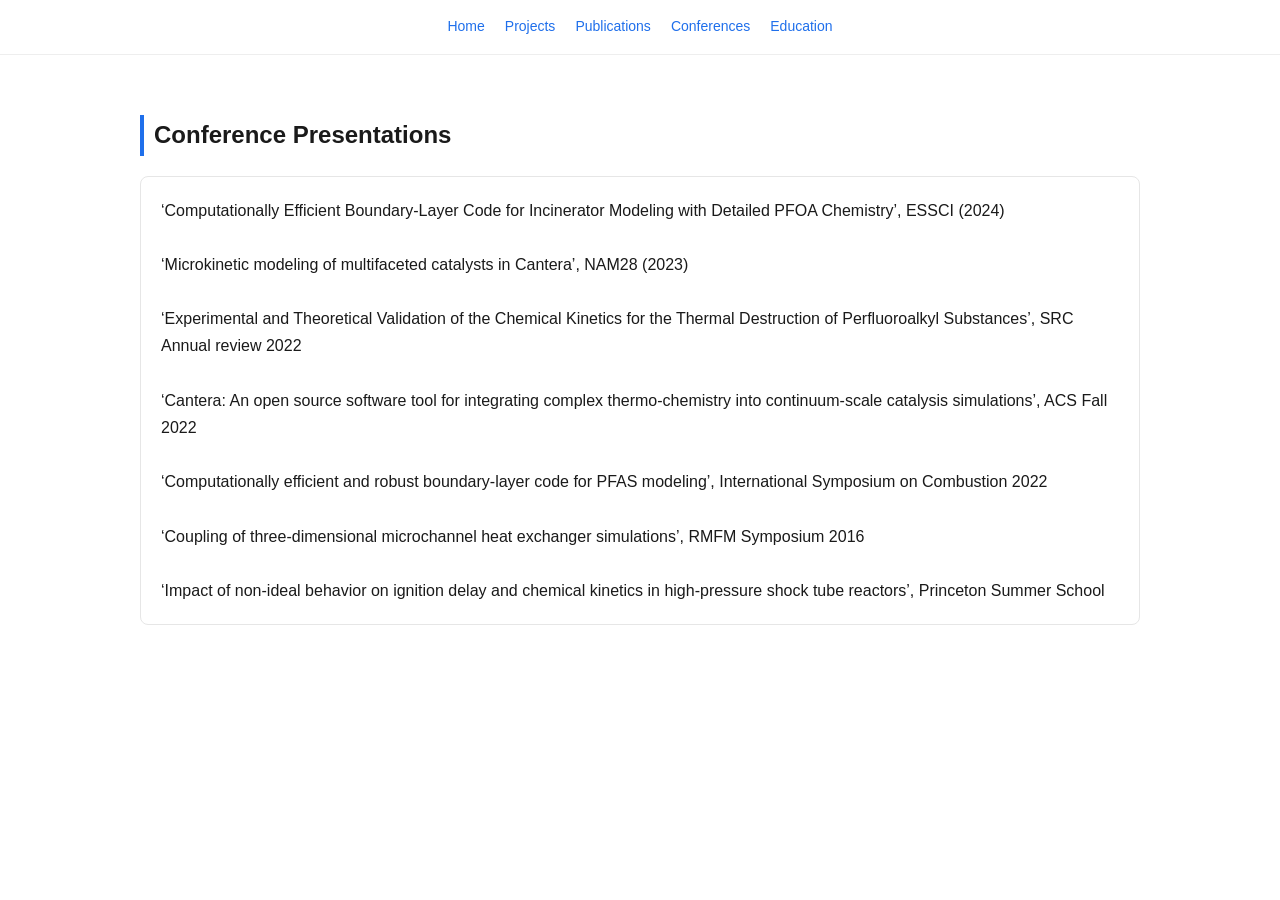
<file: conferences.html>
<!DOCTYPE html>
<html>
<head>
<title>Conferences</title>
<link rel="stylesheet" href="style.css">
</head>

<body>

<div class="navbar">
  <a href="index.html">Home</a>
  <a href="projects.html">Projects</a>
  <a href="publications.html">Publications</a>
  <a href="conferences.html">Conferences</a>
  <a href="education.html">Education</a>
</div>

<div class="container">

<h2>Conference Presentations</h2>

<div class="card">

‘Computationally Efficient Boundary-Layer Code for Incinerator Modeling with Detailed PFOA Chemistry’, ESSCI (2024)<br><br>

‘Microkinetic modeling of multifaceted catalysts in Cantera’, NAM28 (2023)<br><br>

‘Experimental and Theoretical Validation of the Chemical Kinetics for the Thermal Destruction of Perfluoroalkyl Substances’, SRC Annual review 2022<br><br>

‘Cantera: An open source software tool for integrating complex thermo-chemistry into continuum-scale catalysis simulations’, ACS Fall 2022<br><br>

‘Computationally efficient and robust boundary-layer code for PFAS modeling’, International Symposium on Combustion 2022<br><br>

‘Coupling of three-dimensional microchannel heat exchanger simulations’, RMFM Symposium 2016<br><br>

‘Impact of non-ideal behavior on ignition delay and chemical kinetics in high-pressure shock tube reactors’, Princeton Summer School

</div>

</div>

</body>
</html>
</file>
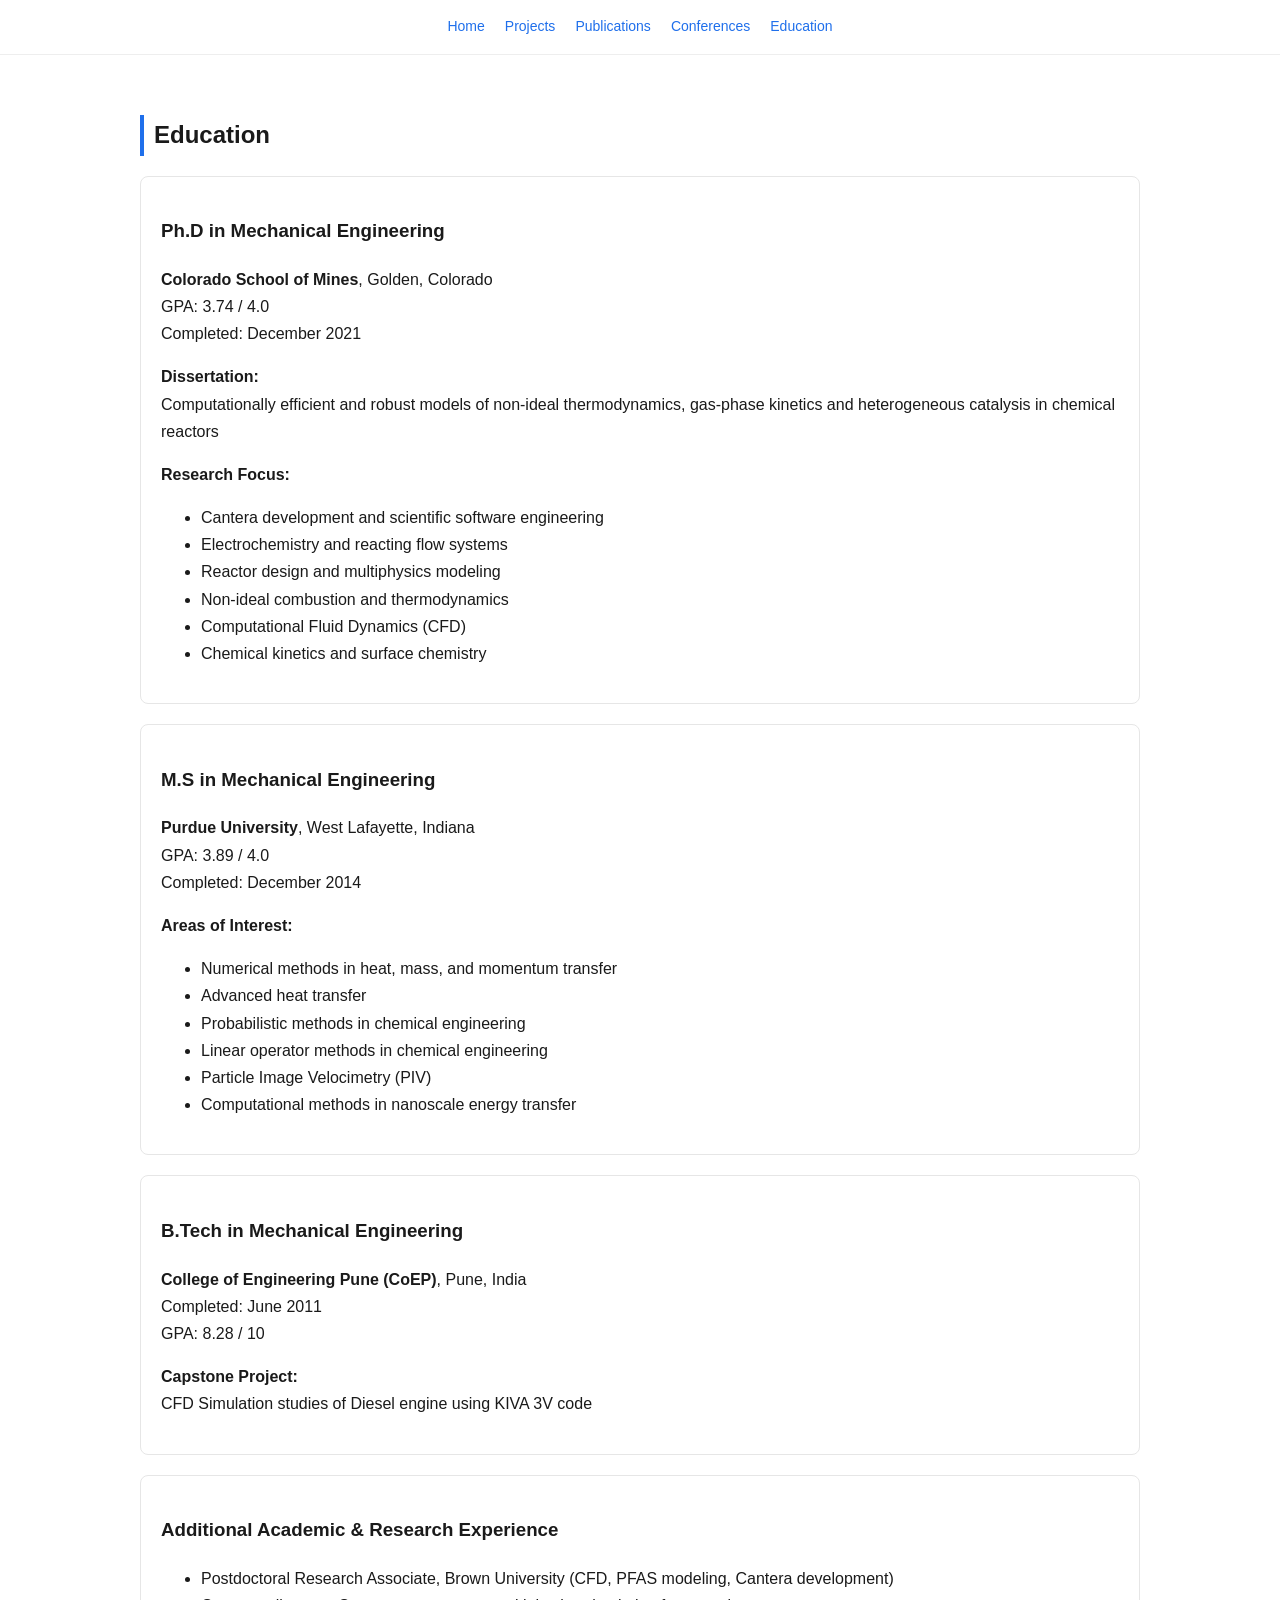
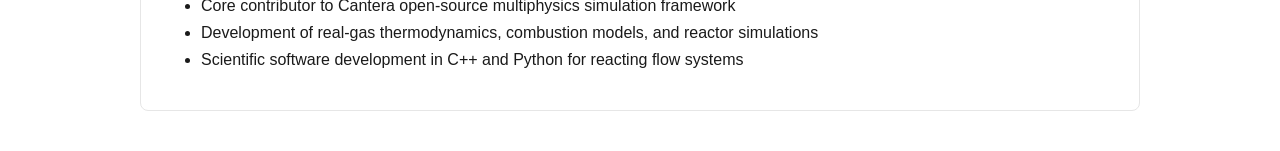
<file: education.html>
<!DOCTYPE html>
<html>
<head>
<title>Education</title>
<link rel="stylesheet" href="style.css">
</head>

<body>

<div class="navbar">
  <a href="index.html">Home</a>
  <a href="projects.html">Projects</a>
  <a href="publications.html">Publications</a>
  <a href="conferences.html">Conferences</a>
  <a href="education.html">Education</a>
</div>

<div class="container">

<h2>Education</h2>

<!-- PHD -->
<div class="card">
<h3>Ph.D in Mechanical Engineering</h3>
<p><b>Colorado School of Mines</b>, Golden, Colorado<br>
GPA: 3.74 / 4.0<br>
Completed: December 2021</p>

<p><b>Dissertation:</b><br>
Computationally efficient and robust models of non-ideal thermodynamics, gas-phase kinetics and heterogeneous catalysis in chemical reactors</p>

<p><b>Research Focus:</b></p>
<ul>
<li>Cantera development and scientific software engineering</li>
<li>Electrochemistry and reacting flow systems</li>
<li>Reactor design and multiphysics modeling</li>
<li>Non-ideal combustion and thermodynamics</li>
<li>Computational Fluid Dynamics (CFD)</li>
<li>Chemical kinetics and surface chemistry</li>
</ul>
</div>

<!-- MS -->
<div class="card">
<h3>M.S in Mechanical Engineering</h3>
<p><b>Purdue University</b>, West Lafayette, Indiana<br>
GPA: 3.89 / 4.0<br>
Completed: December 2014</p>

<p><b>Areas of Interest:</b></p>
<ul>
<li>Numerical methods in heat, mass, and momentum transfer</li>
<li>Advanced heat transfer</li>
<li>Probabilistic methods in chemical engineering</li>
<li>Linear operator methods in chemical engineering</li>
<li>Particle Image Velocimetry (PIV)</li>
<li>Computational methods in nanoscale energy transfer</li>
</ul>
</div>

<!-- BTECH -->
<div class="card">
<h3>B.Tech in Mechanical Engineering</h3>
<p><b>College of Engineering Pune (CoEP)</b>, Pune, India<br>
Completed: June 2011<br>
GPA: 8.28 / 10</p>

<p><b>Capstone Project:</b><br>
CFD Simulation studies of Diesel engine using KIVA 3V code</p>
</div>

<!-- EXPERIENCE SUMMARY (from CV education context) -->
<div class="card">
<h3>Additional Academic & Research Experience</h3>

<ul>
<li>Postdoctoral Research Associate, Brown University (CFD, PFAS modeling, Cantera development)</li>
<li>Core contributor to Cantera open-source multiphysics simulation framework</li>
<li>Development of real-gas thermodynamics, combustion models, and reactor simulations</li>
<li>Scientific software development in C++ and Python for reacting flow systems</li>
</ul>
</div>

</div>

</body>
</html>
</file>
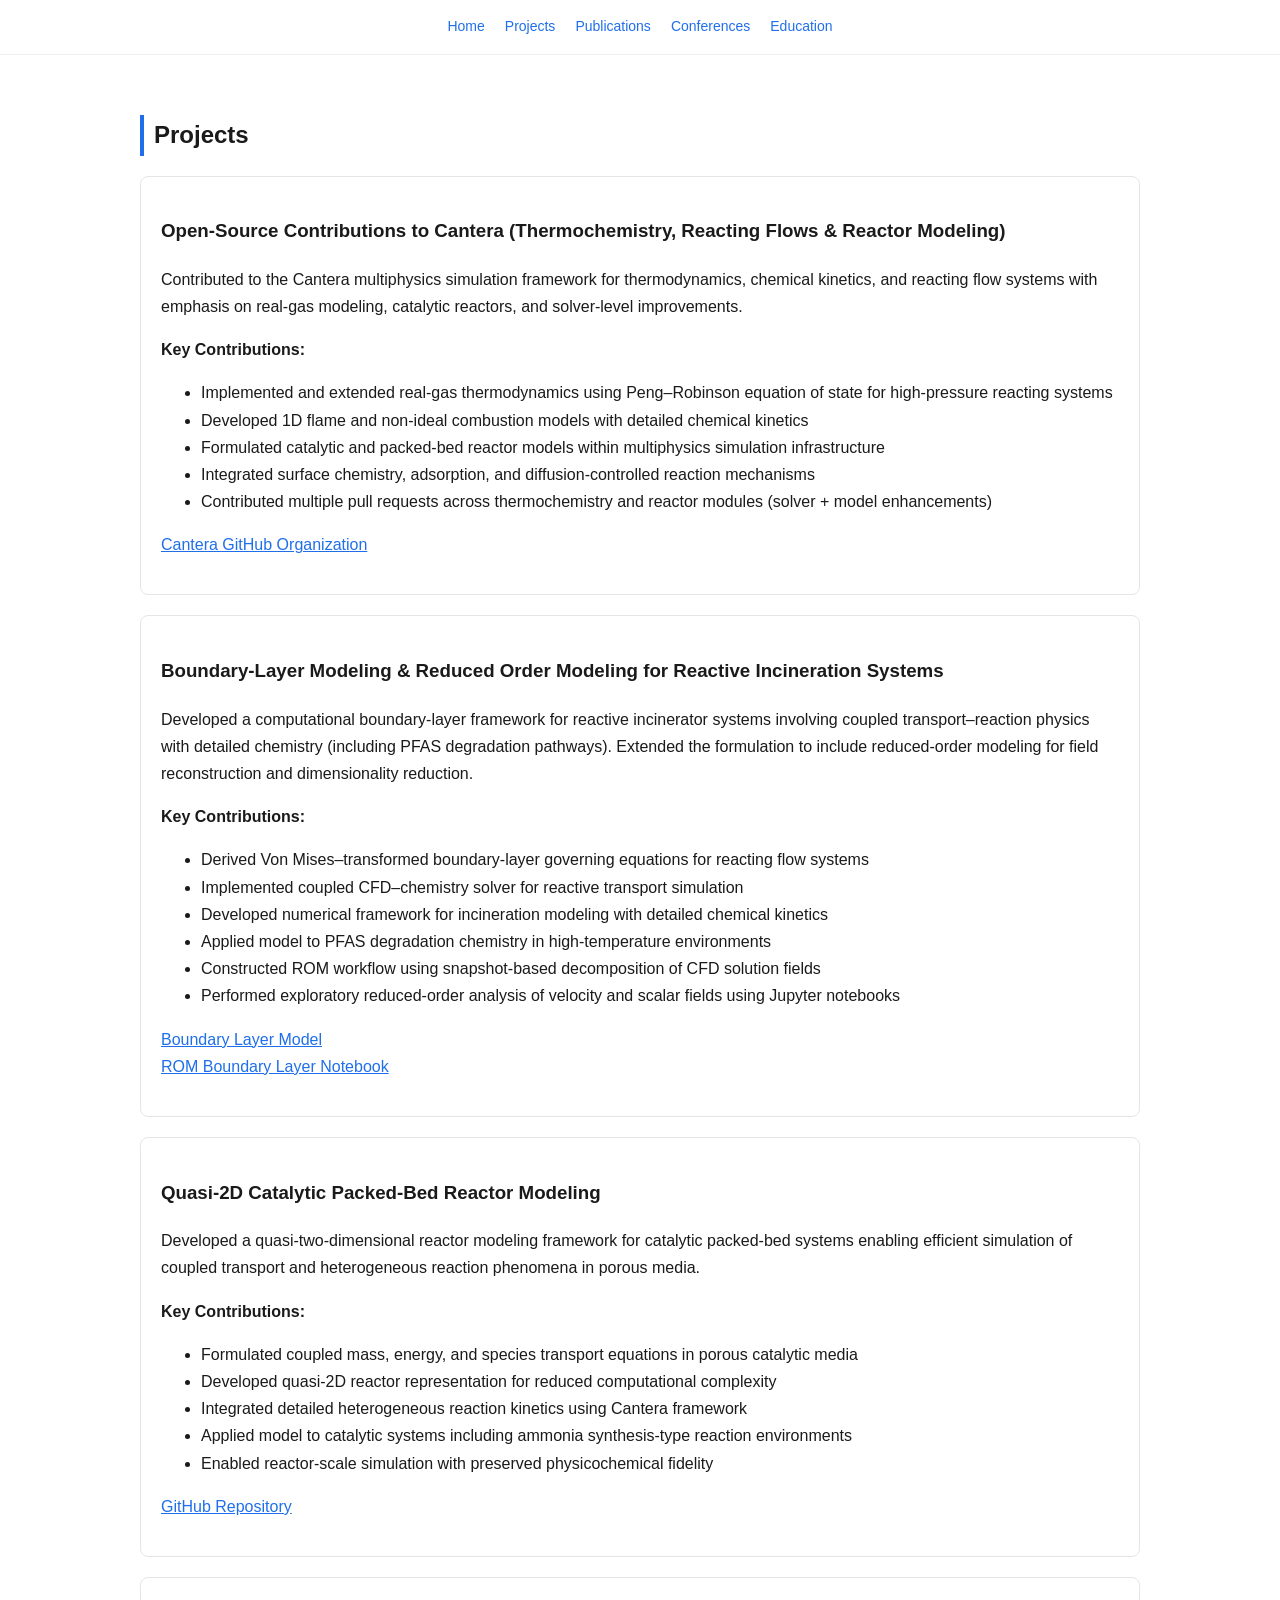
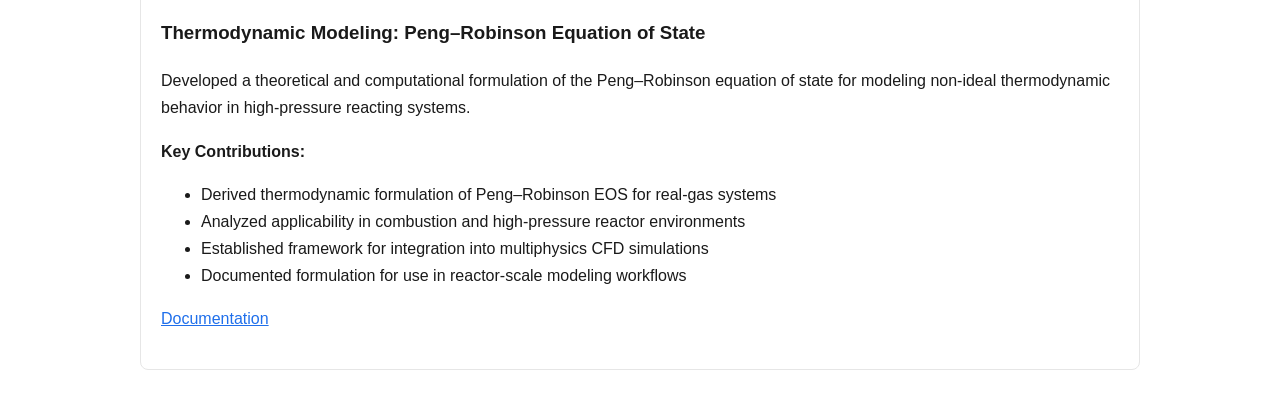
<file: projects.html>
<!DOCTYPE html>
<html>
<head>
<title>Projects</title>
<link rel="stylesheet" href="style.css">
</head>

<!DOCTYPE html>
<html>
<head>
<title>Projects</title>
<link rel="stylesheet" href="style.css">
</head>

<body>

<div class="navbar">
  <a href="index.html">Home</a>
  <a href="projects.html">Projects</a>
  <a href="publications.html">Publications</a>
  <a href="conferences.html">Conferences</a>
  <a href="education.html">Education</a>
</div>

<div class="container">

<h2>Projects</h2>

<!-- CAN TERA -->
<div class="card">
<h3>Open-Source Contributions to Cantera (Thermochemistry, Reacting Flows & Reactor Modeling)</h3>

<p>
Contributed to the Cantera multiphysics simulation framework for thermodynamics, chemical kinetics, and reacting flow systems with emphasis on real-gas modeling, catalytic reactors, and solver-level improvements.
</p>

<p><b>Key Contributions:</b></p>
<ul>
<li>Implemented and extended real-gas thermodynamics using Peng–Robinson equation of state for high-pressure reacting systems</li>
<li>Developed 1D flame and non-ideal combustion models with detailed chemical kinetics</li>
<li>Formulated catalytic and packed-bed reactor models within multiphysics simulation infrastructure</li>
<li>Integrated surface chemistry, adsorption, and diffusion-controlled reaction mechanisms</li>
<li>Contributed multiple pull requests across thermochemistry and reactor modules (solver + model enhancements)</li>
</ul>

<p>
<a href="https://github.com/Cantera" target="_blank">Cantera GitHub Organization</a>
</p>
</div>

<!-- BOUNDARY LAYER + ROM -->
<div class="card">
<h3>Boundary-Layer Modeling & Reduced Order Modeling for Reactive Incineration Systems</h3>

<p>
Developed a computational boundary-layer framework for reactive incinerator systems involving coupled transport–reaction physics with detailed chemistry (including PFAS degradation pathways). Extended the formulation to include reduced-order modeling for field reconstruction and dimensionality reduction.
</p>

<p><b>Key Contributions:</b></p>
<ul>
<li>Derived Von Mises–transformed boundary-layer governing equations for reacting flow systems</li>
<li>Implemented coupled CFD–chemistry solver for reactive transport simulation</li>
<li>Developed numerical framework for incineration modeling with detailed chemical kinetics</li>
<li>Applied model to PFAS degradation chemistry in high-temperature environments</li>
<li>Constructed ROM workflow using snapshot-based decomposition of CFD solution fields</li>
<li>Performed exploratory reduced-order analysis of velocity and scalar fields using Jupyter notebooks</li>
</ul>

<p>
<a href="https://github.com/franklingoldsmith/BoundaryLayerModel" target="_blank">Boundary Layer Model</a><br>
<a href="https://github.com/gkogekar/reduced-order-modeling-examples/tree/main/ROM_BLcode" target="_blank">ROM Boundary Layer Notebook</a>
</p>
</div>

<!-- PACKED BED -->
<div class="card">
<h3>Quasi-2D Catalytic Packed-Bed Reactor Modeling</h3>

<p>
Developed a quasi-two-dimensional reactor modeling framework for catalytic packed-bed systems enabling efficient simulation of coupled transport and heterogeneous reaction phenomena in porous media.
</p>

<p><b>Key Contributions:</b></p>
<ul>
<li>Formulated coupled mass, energy, and species transport equations in porous catalytic media</li>
<li>Developed quasi-2D reactor representation for reduced computational complexity</li>
<li>Integrated detailed heterogeneous reaction kinetics using Cantera framework</li>
<li>Applied model to catalytic systems including ammonia synthesis-type reaction environments</li>
<li>Enabled reactor-scale simulation with preserved physicochemical fidelity</li>
</ul>

<p>
<a href="https://github.com/Cantera/Quasi-2D-packbed" target="_blank">GitHub Repository</a>
</p>
</div>

<!-- EOS -->
<div class="card">
<h3>Thermodynamic Modeling: Peng–Robinson Equation of State</h3>

<p>
Developed a theoretical and computational formulation of the Peng–Robinson equation of state for modeling non-ideal thermodynamic behavior in high-pressure reacting systems.
</p>

<p><b>Key Contributions:</b></p>
<ul>
<li>Derived thermodynamic formulation of Peng–Robinson EOS for real-gas systems</li>
<li>Analyzed applicability in combustion and high-pressure reactor environments</li>
<li>Established framework for integration into multiphysics CFD simulations</li>
<li>Documented formulation for use in reactor-scale modeling workflows</li>
</ul>

<p>
<a href="https://github.com/gkogekar/PengRobinsonEoS_Theory" target="_blank">Documentation</a>
</p>
</div>

</div>

</body>
</html>
</html>
</file>
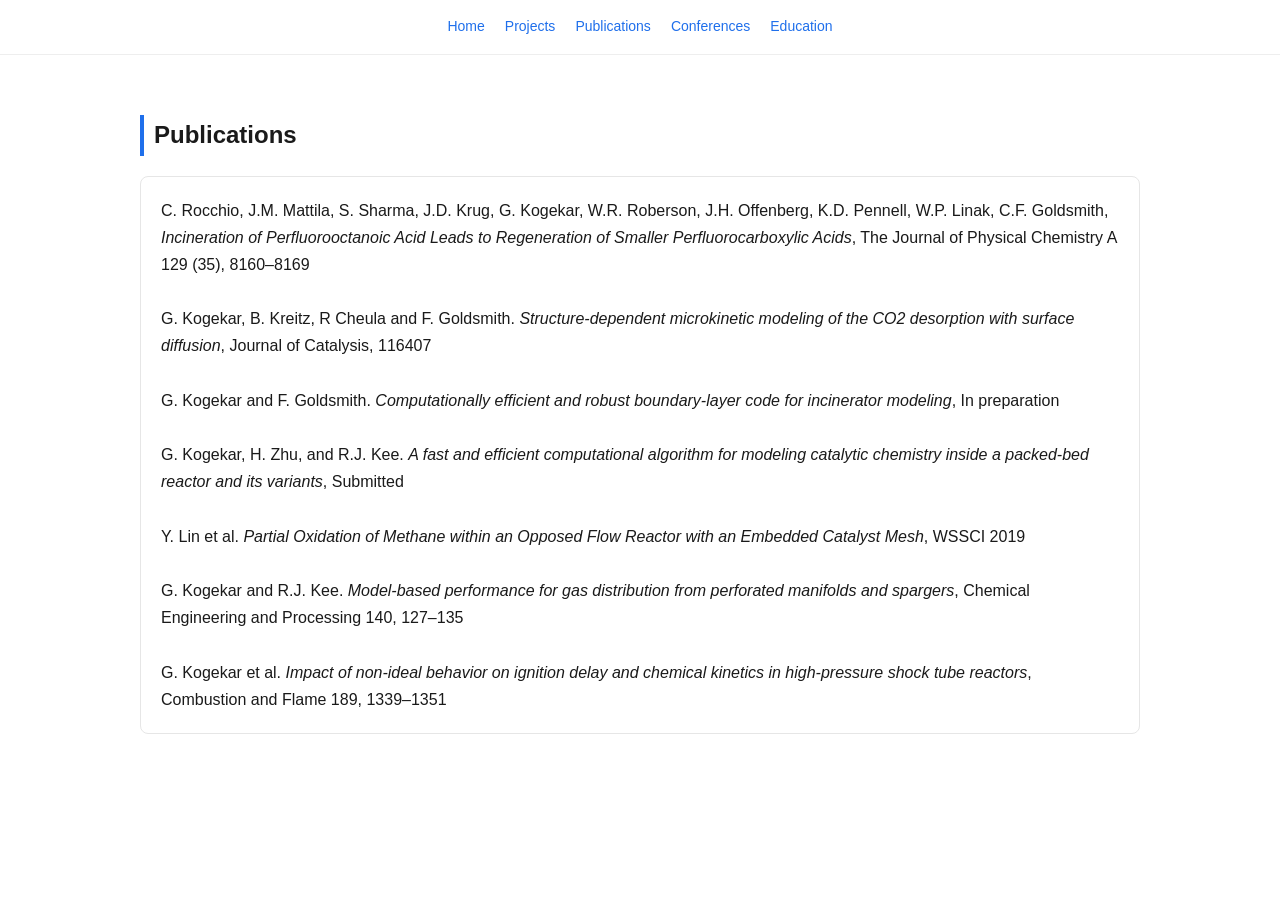
<file: publications.html>
<!DOCTYPE html>
<html>
<head>
<title>Publications</title>
<link rel="stylesheet" href="style.css">
</head>

<body>

<div class="navbar">
  <a href="index.html">Home</a>
  <a href="projects.html">Projects</a>
  <a href="publications.html">Publications</a>
  <a href="conferences.html">Conferences</a>
  <a href="education.html">Education</a>
</div>

<div class="container">

<h2>Publications</h2>

<div class="card">

C. Rocchio, J.M. Mattila, S. Sharma, J.D. Krug, G. Kogekar, W.R. Roberson, J.H. Offenberg,
K.D. Pennell, W.P. Linak, C.F. Goldsmith, <i>Incineration of Perfluorooctanoic Acid Leads to Regeneration of Smaller Perfluorocarboxylic Acids</i>, The Journal of Physical Chemistry A 129 (35), 8160–8169<br><br>

G. Kogekar, B. Kreitz, R Cheula and F. Goldsmith. <i>Structure-dependent microkinetic modeling of the CO2 desorption with surface diffusion</i>, Journal of Catalysis, 116407<br><br>

G. Kogekar and F. Goldsmith. <i>Computationally efficient and robust boundary-layer code for incinerator modeling</i>, In preparation<br><br>

G. Kogekar, H. Zhu, and R.J. Kee. <i>A fast and efficient computational algorithm for modeling catalytic chemistry inside a packed-bed reactor and its variants</i>, Submitted<br><br>

Y. Lin et al. <i>Partial Oxidation of Methane within an Opposed Flow Reactor with an Embedded Catalyst Mesh</i>, WSSCI 2019<br><br>

G. Kogekar and R.J. Kee. <i>Model-based performance for gas distribution from perforated manifolds and spargers</i>, Chemical Engineering and Processing 140, 127–135<br><br>

G. Kogekar et al. <i>Impact of non-ideal behavior on ignition delay and chemical kinetics in high-pressure shock tube reactors</i>, Combustion and Flame 189, 1339–1351

</div>

</div>

</body>
</html>
</file>
<file: style.css>
body {
  margin: 0;
  font-family: "Helvetica Neue", Arial, sans-serif;
  background: #ffffff;
  color: #1a1a1a;
  line-height: 1.7;
}

header {
  padding: 40px 20px;
  border-bottom: 1px solid #e6e6e6;
}

.container {
  max-width: 1000px;
  margin: auto;
  padding: 20px;
}

.navbar {
  display: flex;
  gap: 20px;
  justify-content: center;
  padding: 15px;
  border-bottom: 1px solid #eee;
  font-size: 14px;
}

.navbar a {
  text-decoration: none;
  color: #1f6feb;
}

h1, h2, h3 {
  font-weight: 600;
}

h2 {
  border-left: 4px solid #1f6feb;
  padding-left: 10px;
  margin-top: 40px;
}

.card {
  padding: 20px;
  border: 1px solid #e6e6e6;
  border-radius: 8px;
  margin-bottom: 20px;
}

.photo {
  width: 160px;
  height: 160px;
  border-radius: 10px;
  object-fit: cover;
  border: 2px solid #e6e6e6;
}

.flex {
  display: flex;
  gap: 30px;
  align-items: center;
}

a {
  color: #1f6feb;
}

footer {
  text-align: center;
  padding: 30px;
  color: #777;
  font-size: 13px;
}
</file>
